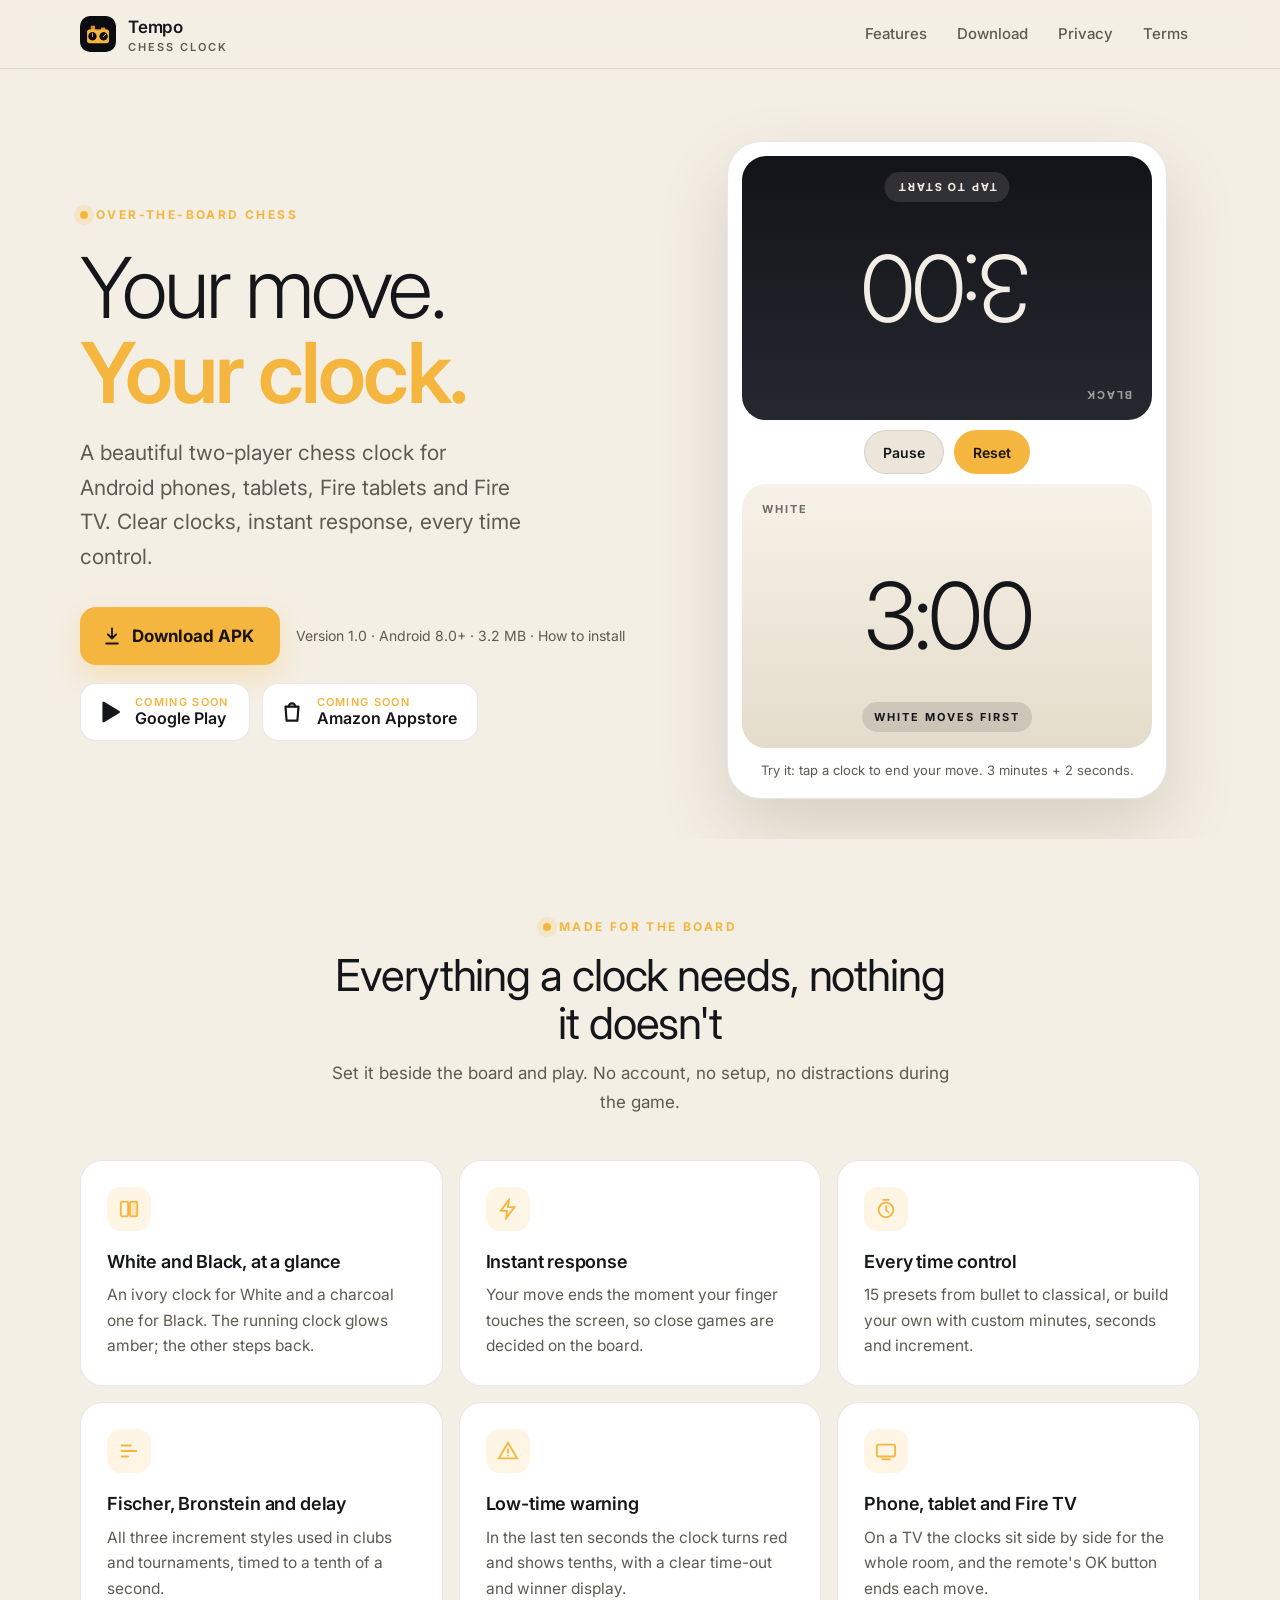
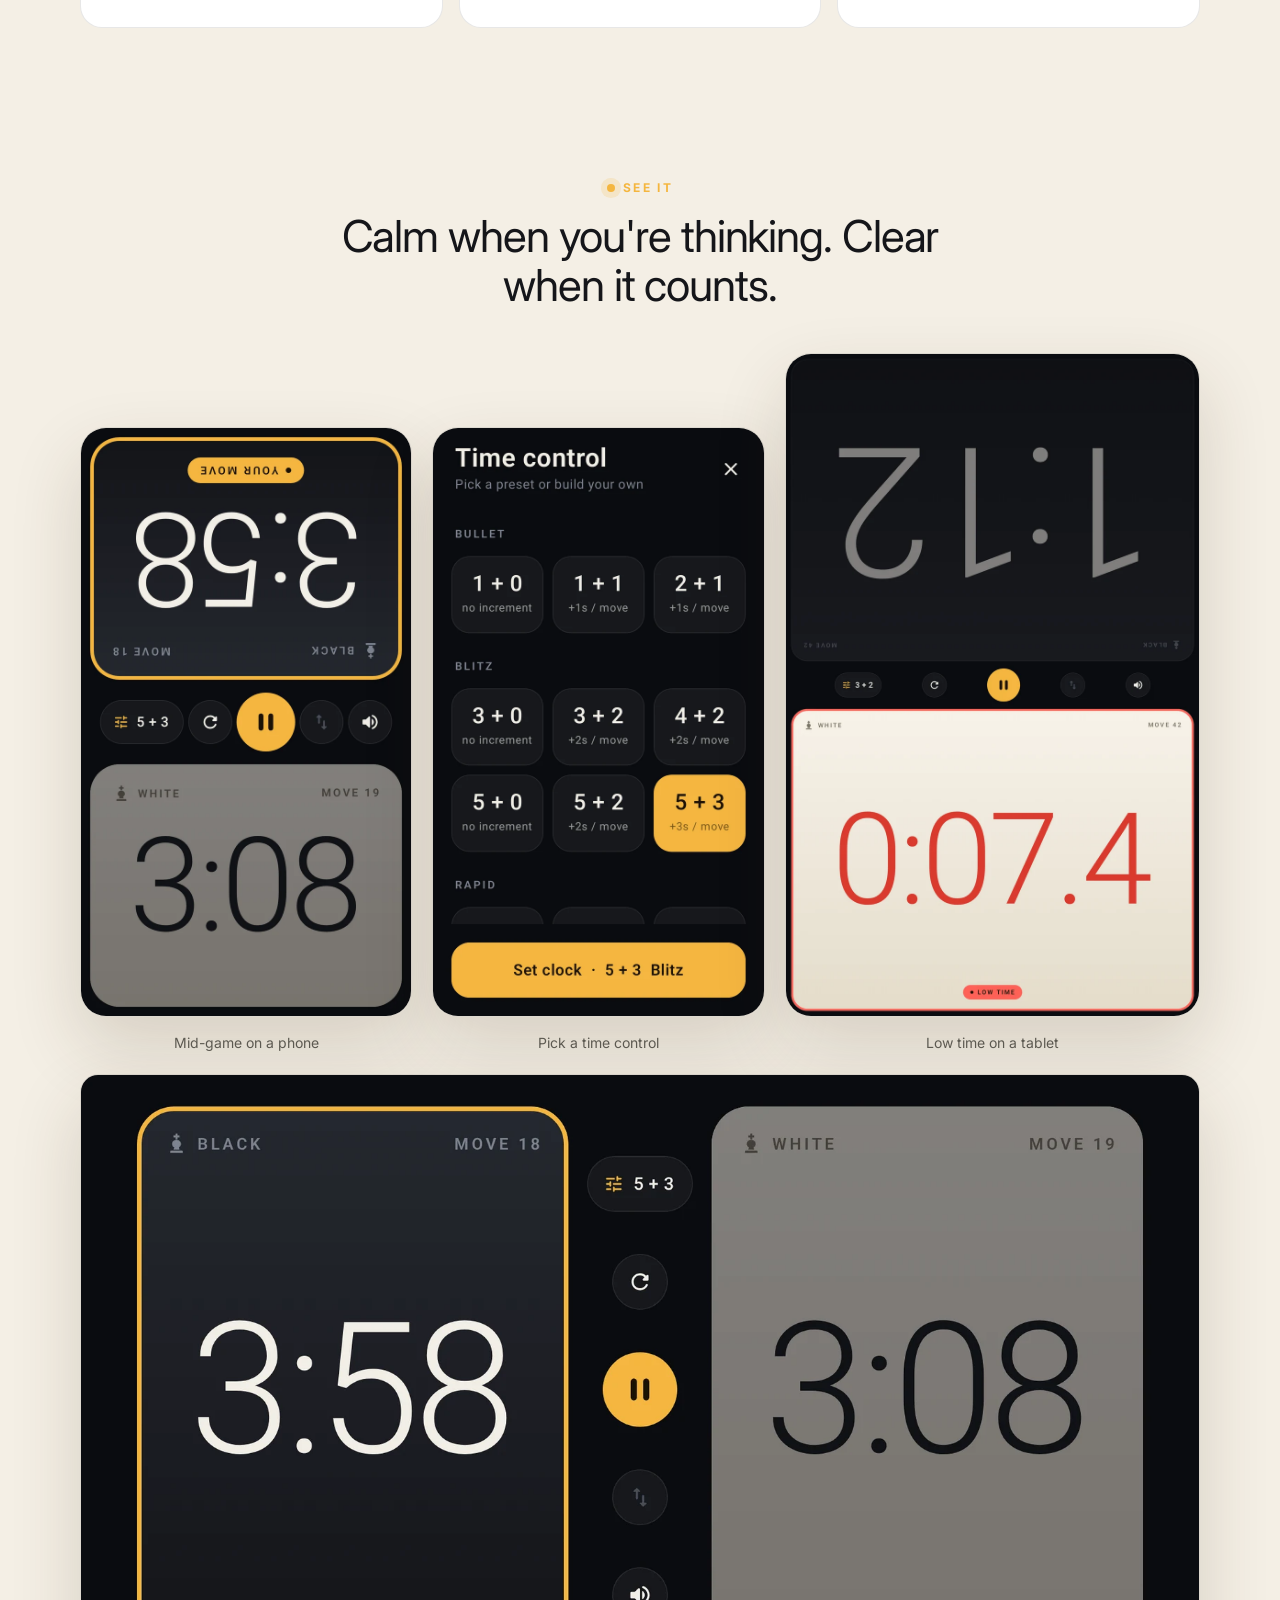
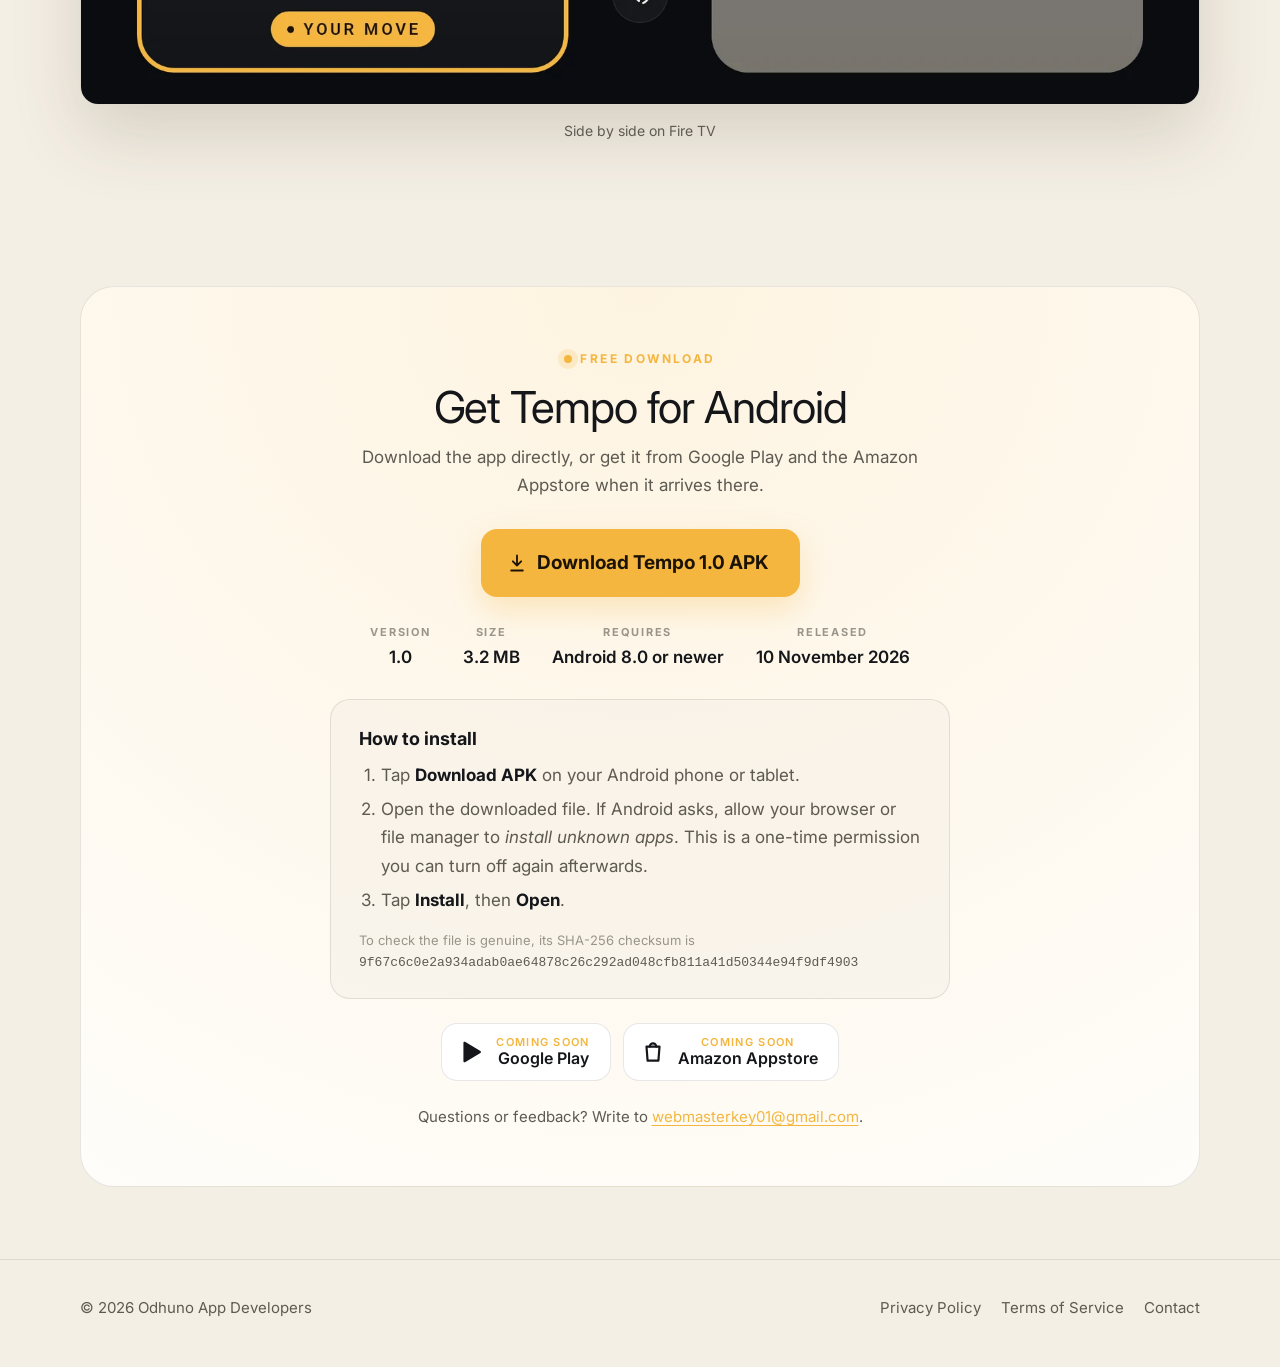
<file: index.html>
<!doctype html>
<html lang="en">
<head>
<meta charset="utf-8">
<meta name="viewport" content="width=device-width, initial-scale=1">
<title>Tempo: Chess Clock</title>
<meta name="description" content="Tempo is a beautiful two-player chess clock for Android, Fire tablets and Fire TV, with Fischer, Bronstein and delay timing. By Odhuno App Developers.">
<meta name="theme-color" content="#0b0c0f">
<meta property="og:title" content="Tempo: Chess Clock">
<meta property="og:description" content="A beautiful two-player chess clock with Fischer, Bronstein and delay timing.">
<meta property="og:image" content="assets/social-card.png">
<meta property="og:type" content="website">
<link rel="icon" type="image/png" href="assets/favicon.png">
<link rel="apple-touch-icon" href="assets/apple-touch-icon.png">
<link rel="preconnect" href="https://fonts.googleapis.com">
<link rel="preconnect" href="https://fonts.gstatic.com" crossorigin>
<link href="https://fonts.googleapis.com/css2?family=Inter:wght@300;400;500;600;700&display=swap" rel="stylesheet">
<link rel="stylesheet" href="assets/style.css">
</head>
<body>

<header class="site-header">
  <div class="wrap">
    <a class="brand" href="./">
      <img src="assets/icon-512.png" alt="" width="36" height="36">
      <span>Tempo <small>Chess clock</small></span>
    </a>
    <nav class="site-nav" aria-label="Main">
      <a href="#features">Features</a>
      <a href="#download">Download</a>
      <a href="privacy.html">Privacy</a>
      <a href="terms.html">Terms</a>
    </nav>
  </div>
</header>

<main>
  <section class="hero">
    <div class="wrap">
      <div>
        <span class="eyebrow">Over-the-board chess</span>
        <h1>Your move.<br><strong>Your clock.</strong></h1>
        <p class="lede">A beautiful two-player chess clock for Android phones, tablets, Fire tablets and Fire TV. Clear clocks, instant response, every time control.</p>
        <div class="download-row">
          <a class="download-btn" href="https://github.com/markogola/tempo-chess-clock/releases/latest/download/tempo-chess-clock.apk">
            <svg viewBox="0 0 24 24" fill="none" stroke="currentColor" stroke-width="2.2" stroke-linecap="round" stroke-linejoin="round" aria-hidden="true"><path d="M12 3v12M7 10l5 5 5-5M5 21h14"/></svg>
            Download APK
          </a>
          <a class="download-meta" href="#download">Version 1.0 · Android 8.0+ · 3.2 MB · How to install</a>
        </div>
        <div class="stores">
          <span class="store" aria-label="Google Play, coming soon">
            <svg viewBox="0 0 24 24" fill="currentColor" aria-hidden="true"><path d="M5 3.5v17a1 1 0 0 0 1.5.86l14.2-8.5a1 1 0 0 0 0-1.72L6.5 2.64A1 1 0 0 0 5 3.5z"/></svg>
            <span><small>Coming soon</small>Google Play</span>
          </span>
          <span class="store" aria-label="Amazon Appstore, coming soon">
            <svg viewBox="0 0 24 24" fill="none" stroke="currentColor" stroke-width="2" stroke-linecap="round" stroke-linejoin="round" aria-hidden="true"><path d="M6 7h12l-1 13H7L6 7z"/><path d="M9 7a3 3 0 0 1 6 0"/></svg>
            <span><small>Coming soon</small>Amazon Appstore</span>
          </span>
        </div>
      </div>

      <div class="demo" aria-label="Try it: a working chess clock">
        <div class="demo-clock">
          <button class="face black" id="black" type="button" aria-label="Black's clock">
            <span class="side">BLACK</span><span class="time">3:00</span><span class="tag">Tap to start</span>
          </button>
          <div class="demo-bar">
            <button type="button" id="pause">Pause</button>
            <button type="button" id="reset" class="primary">Reset</button>
          </div>
          <button class="face white" id="white" type="button" aria-label="White's clock">
            <span class="side">WHITE</span><span class="time">3:00</span><span class="tag">White moves first</span>
          </button>
        </div>
        <p class="demo-hint">Try it: tap a clock to end your move. 3 minutes + 2 seconds.</p>
      </div>
    </div>
  </section>

  <section id="features">
    <div class="wrap">
      <div class="section-title">
        <span class="eyebrow">Made for the board</span>
        <h2>Everything a clock needs, nothing it doesn't</h2>
        <p>Set it beside the board and play. No account, no setup, no distractions during the game.</p>
      </div>
      <div class="features">
        <article class="feature">
          <div class="icon"><svg viewBox="0 0 24 24" fill="none" stroke="currentColor" stroke-width="2" stroke-linecap="round"><rect x="3" y="4" width="8" height="16" rx="2"/><rect x="13" y="4" width="8" height="16" rx="2" fill="currentColor" fill-opacity=".25"/></svg></div>
          <h3>White and Black, at a glance</h3>
          <p>An ivory clock for White and a charcoal one for Black. The running clock glows amber; the other steps back.</p>
        </article>
        <article class="feature">
          <div class="icon"><svg viewBox="0 0 24 24" fill="none" stroke="currentColor" stroke-width="2" stroke-linecap="round"><path d="M13 2 4 14h7l-1 8 9-12h-7l1-8z"/></svg></div>
          <h3>Instant response</h3>
          <p>Your move ends the moment your finger touches the screen, so close games are decided on the board.</p>
        </article>
        <article class="feature">
          <div class="icon"><svg viewBox="0 0 24 24" fill="none" stroke="currentColor" stroke-width="2" stroke-linecap="round"><circle cx="12" cy="13" r="8"/><path d="M12 9v4l2.5 2.5M9 2h6"/></svg></div>
          <h3>Every time control</h3>
          <p>15 presets from bullet to classical, or build your own with custom minutes, seconds and increment.</p>
        </article>
        <article class="feature">
          <div class="icon"><svg viewBox="0 0 24 24" fill="none" stroke="currentColor" stroke-width="2" stroke-linecap="round"><path d="M4 12h16M4 6h10M4 18h7"/></svg></div>
          <h3>Fischer, Bronstein and delay</h3>
          <p>All three increment styles used in clubs and tournaments, timed to a tenth of a second.</p>
        </article>
        <article class="feature">
          <div class="icon"><svg viewBox="0 0 24 24" fill="none" stroke="currentColor" stroke-width="2" stroke-linecap="round"><path d="M12 3 2 20h20L12 3z"/><path d="M12 10v4M12 17h.01"/></svg></div>
          <h3>Low-time warning</h3>
          <p>In the last ten seconds the clock turns red and shows tenths, with a clear time-out and winner display.</p>
        </article>
        <article class="feature">
          <div class="icon"><svg viewBox="0 0 24 24" fill="none" stroke="currentColor" stroke-width="2" stroke-linecap="round"><rect x="2" y="5" width="20" height="13" rx="2"/><path d="M8 21h8"/></svg></div>
          <h3>Phone, tablet and Fire TV</h3>
          <p>On a TV the clocks sit side by side for the whole room, and the remote's OK button ends each move.</p>
        </article>
      </div>
    </div>
  </section>

  <section id="screens">
    <div class="wrap">
      <div class="section-title">
        <span class="eyebrow">See it</span>
        <h2>Calm when you're thinking. Clear when it counts.</h2>
      </div>
      <div class="screens">
        <figure>
          <img src="assets/phone-game.webp" alt="Tempo on a phone during a game: Black's clock is running with an amber outline, White's clock is dimmed." width="720" height="1280" loading="lazy">
          <figcaption>Mid-game on a phone</figcaption>
        </figure>
        <figure>
          <img src="assets/phone-time-controls.webp" alt="The time control screen with presets grouped into bullet, blitz, rapid and classical." width="720" height="1280" loading="lazy">
          <figcaption>Pick a time control</figcaption>
        </figure>
        <figure class="tablet">
          <img src="assets/tablet-low-time.webp" alt="Tempo on a tablet: White's clock shows 0:07.4 in red with a Low time label." width="900" height="1440" loading="lazy">
          <figcaption>Low time on a tablet</figcaption>
        </figure>
        <figure class="tv">
          <img src="assets/tv-game.webp" alt="Tempo on Fire TV: two clocks side by side with the controls between them." width="1600" height="900" loading="lazy">
          <figcaption>Side by side on Fire TV</figcaption>
        </figure>
      </div>
    </div>
  </section>

  <section id="download">
    <div class="wrap">
      <div class="cta">
        <span class="eyebrow">Free download</span>
        <h2>Get Tempo for Android</h2>
        <p class="cta-lede">Download the app directly, or get it from Google Play and the Amazon Appstore when it arrives there.</p>
        <a class="download-btn large" href="https://github.com/markogola/tempo-chess-clock/releases/latest/download/tempo-chess-clock.apk">
          <svg viewBox="0 0 24 24" fill="none" stroke="currentColor" stroke-width="2.2" stroke-linecap="round" stroke-linejoin="round" aria-hidden="true"><path d="M12 3v12M7 10l5 5 5-5M5 21h14"/></svg>
          Download Tempo 1.0 APK
        </a>
        <dl class="file-facts">
          <div><dt>Version</dt><dd>1.0</dd></div>
          <div><dt>Size</dt><dd>3.2 MB</dd></div>
          <div><dt>Requires</dt><dd>Android 8.0 or newer</dd></div>
          <div><dt>Released</dt><dd>10 November 2026</dd></div>
        </dl>

        <div class="install">
          <h3>How to install</h3>
          <ol>
            <li>Tap <strong>Download APK</strong> on your Android phone or tablet.</li>
            <li>Open the downloaded file. If Android asks, allow your browser or file manager to
              <em>install unknown apps</em>. This is a one-time permission you can turn off again afterwards.</li>
            <li>Tap <strong>Install</strong>, then <strong>Open</strong>.</li>
          </ol>
          <p class="checksum">To check the file is genuine, its SHA-256 checksum is
            <code>9f67c6c0e2a934adab0ae64878c26c292ad048cfb811a41d50344e94f9df4903</code></p>
        </div>

        <div class="stores">
          <span class="store" aria-label="Google Play, coming soon">
            <svg viewBox="0 0 24 24" fill="currentColor" aria-hidden="true"><path d="M5 3.5v17a1 1 0 0 0 1.5.86l14.2-8.5a1 1 0 0 0 0-1.72L6.5 2.64A1 1 0 0 0 5 3.5z"/></svg>
            <span><small>Coming soon</small>Google Play</span>
          </span>
          <span class="store" aria-label="Amazon Appstore, coming soon">
            <svg viewBox="0 0 24 24" fill="none" stroke="currentColor" stroke-width="2" stroke-linecap="round" stroke-linejoin="round" aria-hidden="true"><path d="M6 7h12l-1 13H7L6 7z"/><path d="M9 7a3 3 0 0 1 6 0"/></svg>
            <span><small>Coming soon</small>Amazon Appstore</span>
          </span>
        </div>
        <p class="cta-foot">Questions or feedback? Write to <a href="mailto:webmasterkey01@gmail.com">webmasterkey01@gmail.com</a>.</p>
      </div>
    </div>
  </section>
</main>

<footer class="site-footer">
  <div class="wrap">
    <span>© 2026 Odhuno App Developers</span>
    <nav aria-label="Footer">
      <a href="privacy.html">Privacy Policy</a>
      <a href="terms.html">Terms of Service</a>
      <a href="mailto:webmasterkey01@gmail.com">Contact</a>
    </nav>
  </div>
</footer>

<script>
  // A small working chess clock: 3 minutes + 2 seconds Fischer, the same rules as the app.
  (function () {
    var BASE = 180000, INC = 2000, LOW = 10000;
    var faces = { black: document.getElementById("black"), white: document.getElementById("white") };
    var pauseBtn = document.getElementById("pause");
    var state;

    function reset() {
      state = { left: { black: BASE, white: BASE }, active: null, phase: "ready", since: 0, flagged: null };
      render();
    }

    function now() { return performance.now(); }

    function remaining(side) {
      var ms = state.left[side];
      if (state.phase === "running" && state.active === side) ms -= now() - state.since;
      return Math.max(0, ms);
    }

    function format(ms) {
      var tenths = Math.ceil(ms / 100);
      if (tenths < 100) return "0:0" + Math.floor(tenths / 10) + "." + (tenths % 10);
      var s = Math.ceil(ms / 1000);
      return Math.floor(s / 60) + ":" + String(s % 60).padStart(2, "0");
    }

    function press(side) {
      if (state.phase === "ready") {
        state.active = "white"; state.phase = "running"; state.since = now();
      } else if (state.phase === "running" && state.active === side) {
        state.left[side] = remaining(side) + INC;
        state.active = side === "white" ? "black" : "white";
        state.since = now();
      }
      render();
    }

    function togglePause() {
      if (state.phase === "running") {
        state.left[state.active] = remaining(state.active); state.phase = "paused";
      } else if (state.phase === "paused") {
        state.phase = "running"; state.since = now();
      }
      render();
    }

    function render() {
      ["black", "white"].forEach(function (side) {
        var el = faces[side], ms = remaining(side), isActive = state.active === side;
        if (state.phase === "running" && isActive && ms <= 0) {
          state.left[side] = 0; state.phase = "flagged"; state.flagged = side;
        }
        el.querySelector(".time").textContent = format(state.left[side] === 0 ? 0 : ms);
        el.classList.toggle("active", state.phase === "running" && isActive && ms >= LOW);
        el.classList.toggle("low", state.phase === "running" && isActive && ms < LOW);
        el.classList.toggle("waiting", state.phase === "running" && !isActive);
        el.classList.toggle("out", state.flagged === side);
        var tag = "";
        if (state.phase === "ready") tag = side === "white" ? "White moves first" : "Tap to start";
        else if (state.phase === "paused" && isActive) tag = "Paused";
        else if (state.phase === "flagged") tag = state.flagged === side ? "Time out" : "Wins on time";
        else if (isActive) tag = ms < LOW ? "Low time" : "Your move";
        var tagEl = el.querySelector(".tag");
        tagEl.textContent = tag;
        tagEl.style.visibility = tag ? "visible" : "hidden";
      });
      pauseBtn.textContent = state.phase === "paused" ? "Resume" : "Pause";
      pauseBtn.disabled = !(state.phase === "running" || state.phase === "paused");
    }

    function loop() {
      if (state.phase === "running") render();
      requestAnimationFrame(loop);
    }

    // Respond on press, not release, like the app.
    ["black", "white"].forEach(function (side) {
      faces[side].addEventListener("pointerdown", function (e) { e.preventDefault(); press(side); });
      faces[side].addEventListener("keydown", function (e) {
        if (e.key === "Enter" || e.key === " ") { e.preventDefault(); press(side); }
      });
    });
    pauseBtn.addEventListener("click", togglePause);
    document.getElementById("reset").addEventListener("click", reset);

    reset();
    requestAnimationFrame(loop);
  })();
</script>
</body>
</html>
</file>
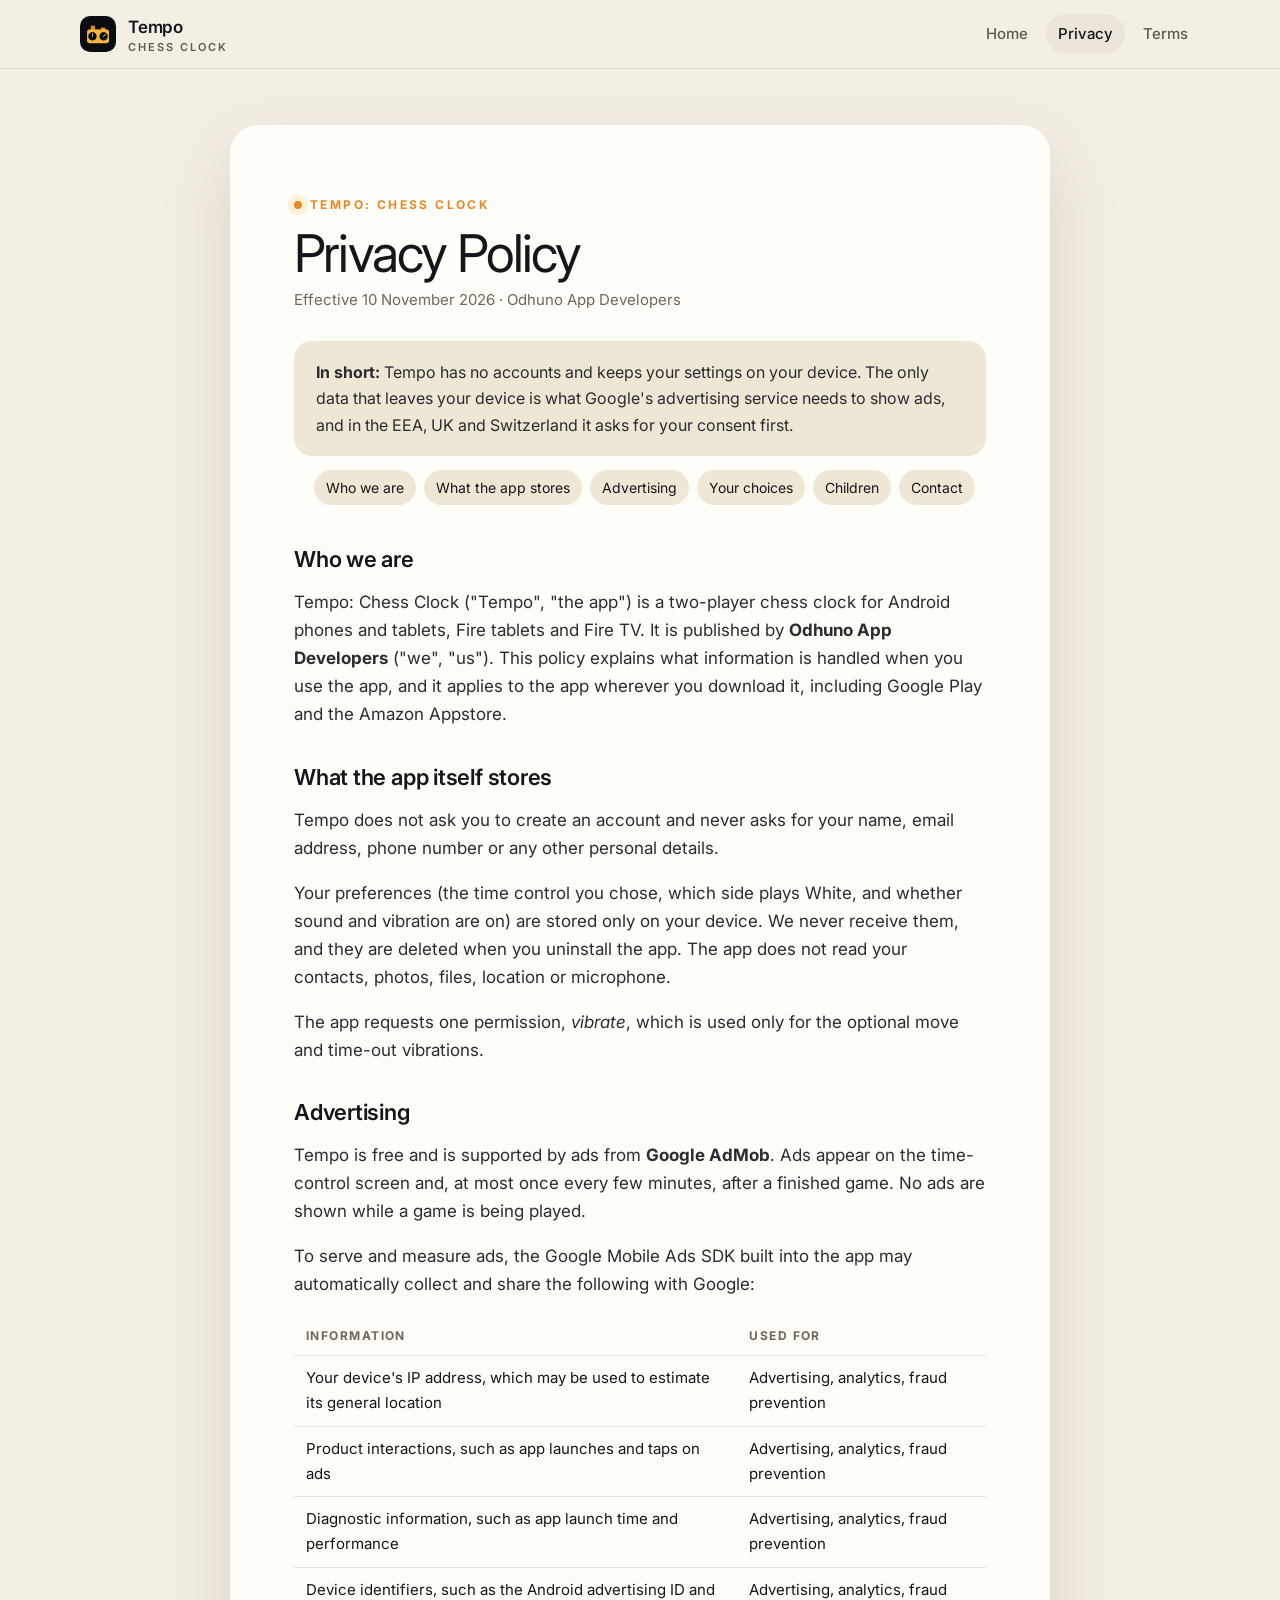
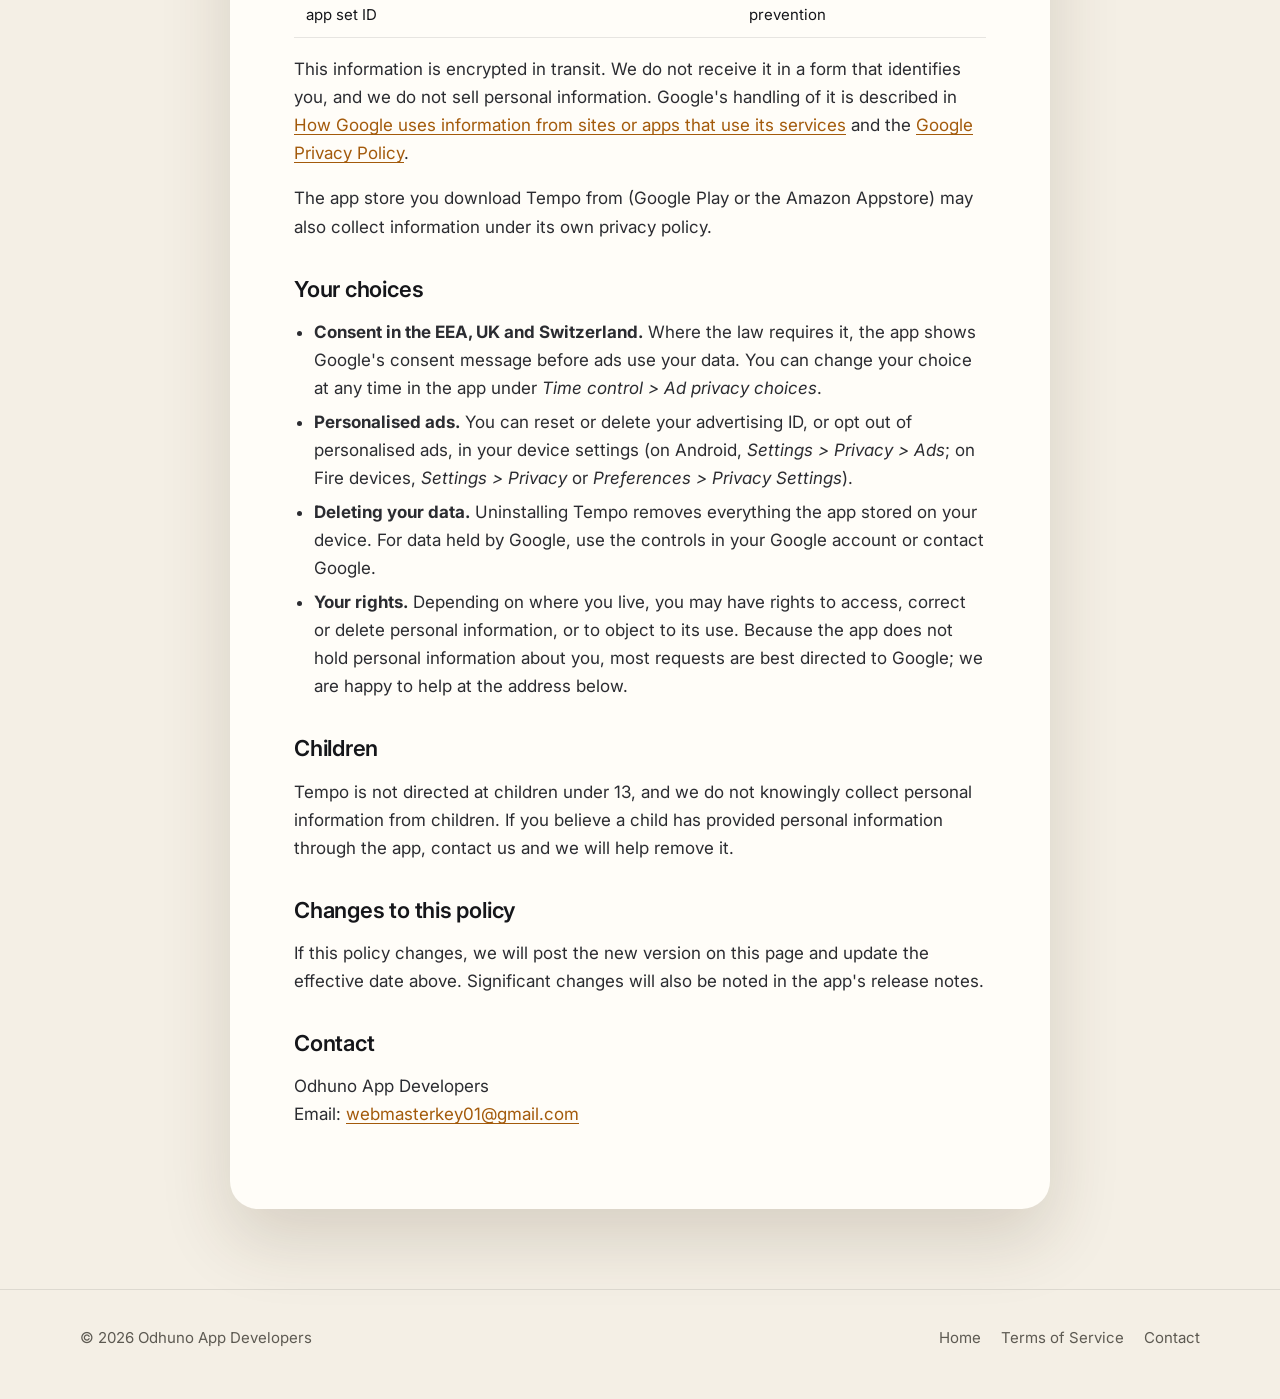
<file: privacy.html>
<!doctype html>
<html lang="en">
<head>
<meta charset="utf-8">
<meta name="viewport" content="width=device-width, initial-scale=1">
<title>Tempo Privacy Policy</title>
<meta name="description" content="How Tempo: Chess Clock by Odhuno App Developers handles your information, including advertising by Google AdMob.">
<meta name="theme-color" content="#0b0c0f">
<link rel="icon" type="image/png" href="assets/favicon.png">
<link rel="apple-touch-icon" href="assets/apple-touch-icon.png">
<link rel="preconnect" href="https://fonts.googleapis.com">
<link rel="preconnect" href="https://fonts.gstatic.com" crossorigin>
<link href="https://fonts.googleapis.com/css2?family=Inter:wght@300;400;500;600;700&display=swap" rel="stylesheet">
<link rel="stylesheet" href="assets/style.css">
</head>
<body>

<header class="site-header">
  <div class="wrap">
    <a class="brand" href="./">
      <img src="assets/icon-512.png" alt="" width="36" height="36">
      <span>Tempo <small>Chess clock</small></span>
    </a>
    <nav class="site-nav" aria-label="Main">
      <a href="./">Home</a>
      <a href="privacy.html" aria-current="page">Privacy</a>
      <a href="terms.html">Terms</a>
    </nav>
  </div>
</header>

<main class="legal">
  <article class="paper">
    <span class="eyebrow">Tempo: Chess Clock</span>
    <h1>Privacy Policy</h1>
    <p class="meta">Effective 10 November 2026 · Odhuno App Developers</p>

    <p class="summary"><strong>In short:</strong> Tempo has no accounts and keeps your settings on your
    device. The only data that leaves your device is what Google's advertising service needs to show
    ads, and in the EEA, UK and Switzerland it asks for your consent first.</p>

    <ul class="toc" aria-label="On this page">
      <li><a href="#who">Who we are</a></li>
      <li><a href="#app">What the app stores</a></li>
      <li><a href="#ads">Advertising</a></li>
      <li><a href="#choices">Your choices</a></li>
      <li><a href="#children">Children</a></li>
      <li><a href="#contact">Contact</a></li>
    </ul>

    <h2 id="who">Who we are</h2>
    <p>Tempo: Chess Clock ("Tempo", "the app") is a two-player chess clock for Android phones and
    tablets, Fire tablets and Fire TV. It is published by <strong>Odhuno App Developers</strong>
    ("we", "us"). This policy explains what information is handled when you use the app, and it
    applies to the app wherever you download it, including Google Play and the Amazon Appstore.</p>

    <h2 id="app">What the app itself stores</h2>
    <p>Tempo does not ask you to create an account and never asks for your name, email address,
    phone number or any other personal details.</p>
    <p>Your preferences (the time control you chose, which side plays White, and whether sound and
    vibration are on) are stored only on your device. We never receive them, and they are deleted
    when you uninstall the app. The app does not read your contacts, photos, files, location or
    microphone.</p>
    <p>The app requests one permission, <em>vibrate</em>, which is used only for the optional move and
    time-out vibrations.</p>

    <h2 id="ads">Advertising</h2>
    <p>Tempo is free and is supported by ads from <strong>Google AdMob</strong>. Ads appear on the
    time-control screen and, at most once every few minutes, after a finished game. No ads are shown
    while a game is being played.</p>
    <p>To serve and measure ads, the Google Mobile Ads SDK built into the app may automatically
    collect and share the following with Google:</p>
    <table>
      <thead><tr><th>Information</th><th>Used for</th></tr></thead>
      <tbody>
        <tr><td>Your device's IP address, which may be used to estimate its general location</td><td>Advertising, analytics, fraud prevention</td></tr>
        <tr><td>Product interactions, such as app launches and taps on ads</td><td>Advertising, analytics, fraud prevention</td></tr>
        <tr><td>Diagnostic information, such as app launch time and performance</td><td>Advertising, analytics, fraud prevention</td></tr>
        <tr><td>Device identifiers, such as the Android advertising ID and app set ID</td><td>Advertising, analytics, fraud prevention</td></tr>
      </tbody>
    </table>
    <p>This information is encrypted in transit. We do not receive it in a form that identifies you,
    and we do not sell personal information. Google's handling of it is described in
    <a href="https://policies.google.com/technologies/partner-sites">How Google uses information from sites or apps that use its services</a>
    and the <a href="https://policies.google.com/privacy">Google Privacy Policy</a>.</p>
    <p>The app store you download Tempo from (Google Play or the Amazon Appstore) may also collect
    information under its own privacy policy.</p>

    <h2 id="choices">Your choices</h2>
    <ul>
      <li><strong>Consent in the EEA, UK and Switzerland.</strong> Where the law requires it, the app
      shows Google's consent message before ads use your data. You can change your choice at any time
      in the app under <em>Time control &gt; Ad privacy choices</em>.</li>
      <li><strong>Personalised ads.</strong> You can reset or delete your advertising ID, or opt out
      of personalised ads, in your device settings (on Android, <em>Settings &gt; Privacy &gt; Ads</em>;
      on Fire devices, <em>Settings &gt; Privacy</em> or <em>Preferences &gt; Privacy Settings</em>).</li>
      <li><strong>Deleting your data.</strong> Uninstalling Tempo removes everything the app stored on
      your device. For data held by Google, use the controls in your Google account or contact Google.</li>
      <li><strong>Your rights.</strong> Depending on where you live, you may have rights to access,
      correct or delete personal information, or to object to its use. Because the app does not hold
      personal information about you, most requests are best directed to Google; we are happy to help
      at the address below.</li>
    </ul>

    <h2 id="children">Children</h2>
    <p>Tempo is not directed at children under 13, and we do not knowingly collect personal
    information from children. If you believe a child has provided personal information through the
    app, contact us and we will help remove it.</p>

    <h2>Changes to this policy</h2>
    <p>If this policy changes, we will post the new version on this page and update the effective
    date above. Significant changes will also be noted in the app's release notes.</p>

    <h2 id="contact">Contact</h2>
    <p>Odhuno App Developers<br>
    Email: <a href="mailto:webmasterkey01@gmail.com">webmasterkey01@gmail.com</a></p>
  </article>
</main>

<footer class="site-footer">
  <div class="wrap">
    <span>© 2026 Odhuno App Developers</span>
    <nav aria-label="Footer">
      <a href="./">Home</a>
      <a href="terms.html">Terms of Service</a>
      <a href="mailto:webmasterkey01@gmail.com">Contact</a>
    </nav>
  </div>
</footer>
</body>
</html>
</file>
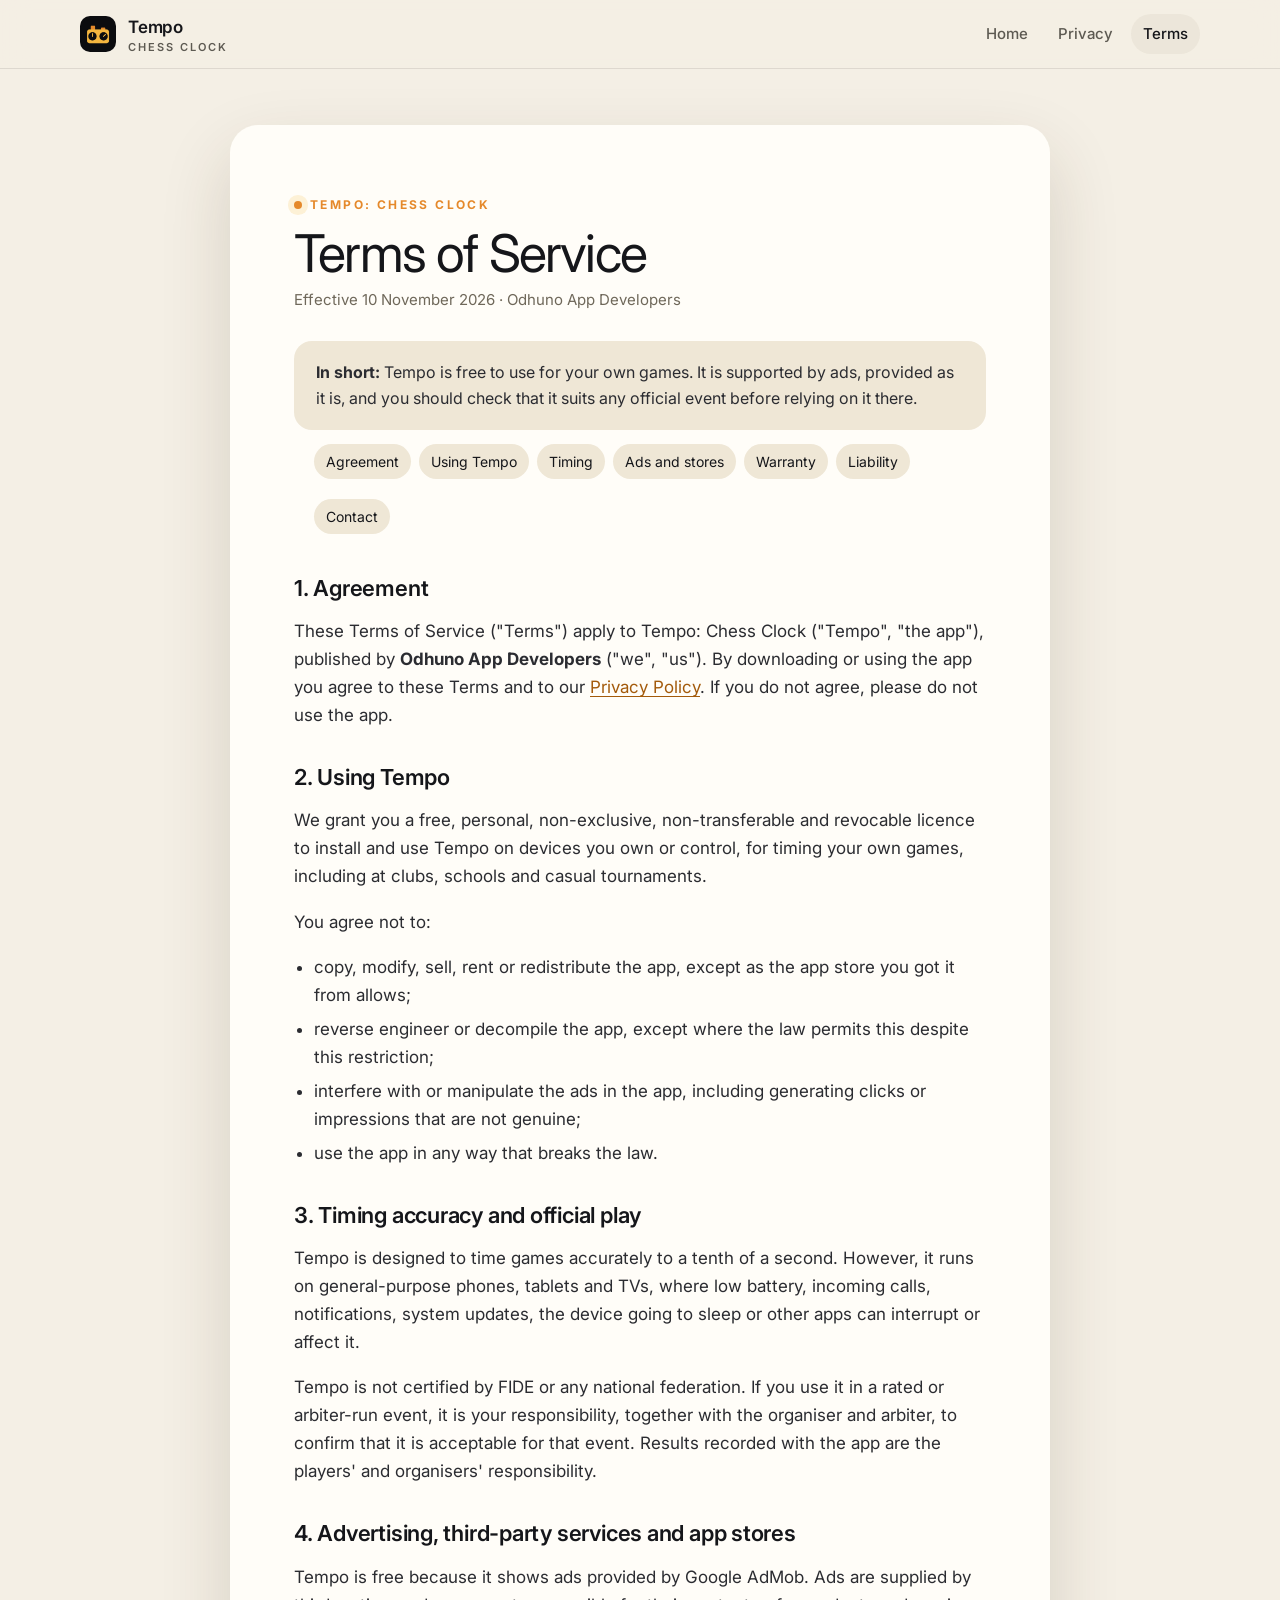
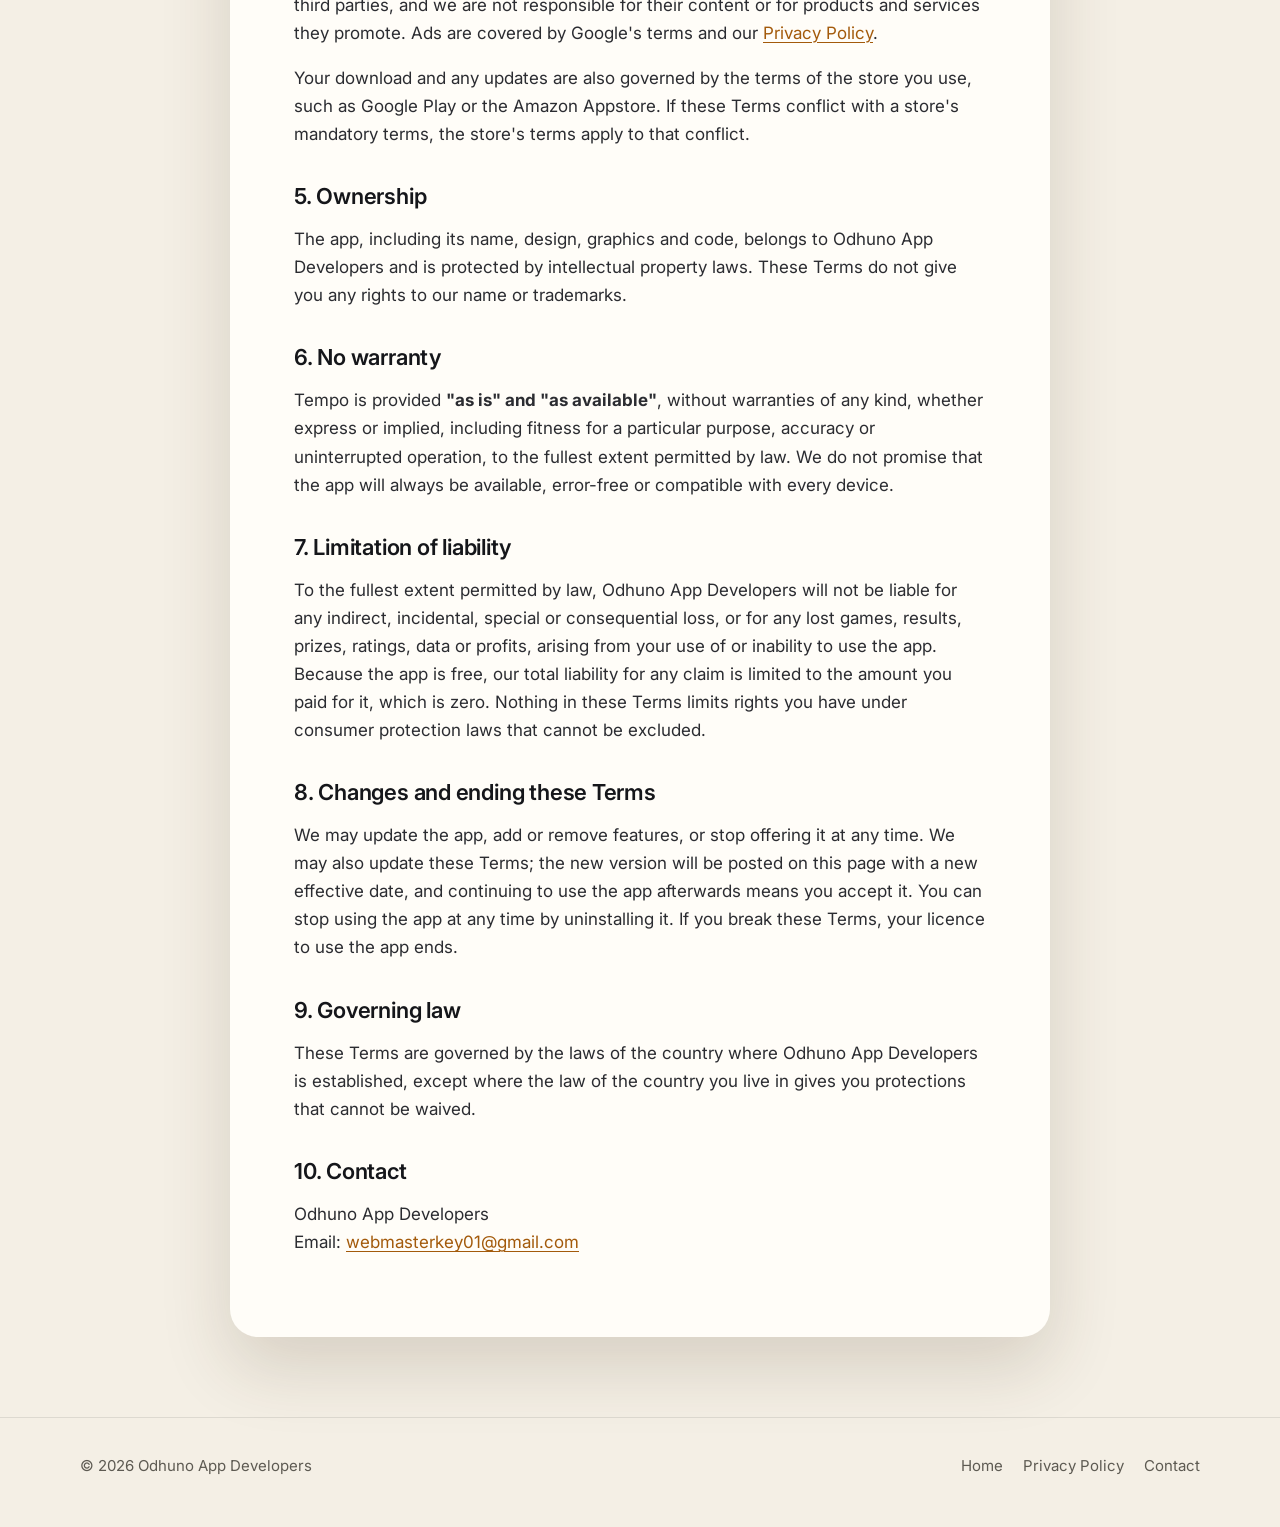
<file: terms.html>
<!doctype html>
<html lang="en">
<head>
<meta charset="utf-8">
<meta name="viewport" content="width=device-width, initial-scale=1">
<title>Tempo Terms of Service</title>
<meta name="description" content="Terms of Service for Tempo: Chess Clock by Odhuno App Developers.">
<meta name="theme-color" content="#0b0c0f">
<link rel="icon" type="image/png" href="assets/favicon.png">
<link rel="apple-touch-icon" href="assets/apple-touch-icon.png">
<link rel="preconnect" href="https://fonts.googleapis.com">
<link rel="preconnect" href="https://fonts.gstatic.com" crossorigin>
<link href="https://fonts.googleapis.com/css2?family=Inter:wght@300;400;500;600;700&display=swap" rel="stylesheet">
<link rel="stylesheet" href="assets/style.css">
</head>
<body>

<header class="site-header">
  <div class="wrap">
    <a class="brand" href="./">
      <img src="assets/icon-512.png" alt="" width="36" height="36">
      <span>Tempo <small>Chess clock</small></span>
    </a>
    <nav class="site-nav" aria-label="Main">
      <a href="./">Home</a>
      <a href="privacy.html">Privacy</a>
      <a href="terms.html" aria-current="page">Terms</a>
    </nav>
  </div>
</header>

<main class="legal">
  <article class="paper">
    <span class="eyebrow">Tempo: Chess Clock</span>
    <h1>Terms of Service</h1>
    <p class="meta">Effective 10 November 2026 · Odhuno App Developers</p>

    <p class="summary"><strong>In short:</strong> Tempo is free to use for your own games. It is
    supported by ads, provided as it is, and you should check that it suits any official event before
    relying on it there.</p>

    <ul class="toc" aria-label="On this page">
      <li><a href="#agreement">Agreement</a></li>
      <li><a href="#licence">Using Tempo</a></li>
      <li><a href="#accuracy">Timing</a></li>
      <li><a href="#ads">Ads and stores</a></li>
      <li><a href="#warranty">Warranty</a></li>
      <li><a href="#liability">Liability</a></li>
      <li><a href="#contact">Contact</a></li>
    </ul>

    <h2 id="agreement">1. Agreement</h2>
    <p>These Terms of Service ("Terms") apply to Tempo: Chess Clock ("Tempo", "the app"), published by
    <strong>Odhuno App Developers</strong> ("we", "us"). By downloading or using the app you agree to
    these Terms and to our <a href="privacy.html">Privacy Policy</a>. If you do not agree, please do
    not use the app.</p>

    <h2 id="licence">2. Using Tempo</h2>
    <p>We grant you a free, personal, non-exclusive, non-transferable and revocable licence to install
    and use Tempo on devices you own or control, for timing your own games, including at clubs, schools
    and casual tournaments.</p>
    <p>You agree not to:</p>
    <ul>
      <li>copy, modify, sell, rent or redistribute the app, except as the app store you got it from
      allows;</li>
      <li>reverse engineer or decompile the app, except where the law permits this despite this
      restriction;</li>
      <li>interfere with or manipulate the ads in the app, including generating clicks or impressions
      that are not genuine;</li>
      <li>use the app in any way that breaks the law.</li>
    </ul>

    <h2 id="accuracy">3. Timing accuracy and official play</h2>
    <p>Tempo is designed to time games accurately to a tenth of a second. However, it runs on
    general-purpose phones, tablets and TVs, where low battery, incoming calls, notifications, system
    updates, the device going to sleep or other apps can interrupt or affect it.</p>
    <p>Tempo is not certified by FIDE or any national federation. If you use it in a rated or
    arbiter-run event, it is your responsibility, together with the organiser and arbiter, to confirm
    that it is acceptable for that event. Results recorded with the app are the players' and
    organisers' responsibility.</p>

    <h2 id="ads">4. Advertising, third-party services and app stores</h2>
    <p>Tempo is free because it shows ads provided by Google AdMob. Ads are supplied by third parties,
    and we are not responsible for their content or for products and services they promote. Ads
    are covered by Google's terms and our <a href="privacy.html">Privacy Policy</a>.</p>
    <p>Your download and any updates are also governed by the terms of the store you use, such as
    Google Play or the Amazon Appstore. If these Terms conflict with a store's mandatory terms, the
    store's terms apply to that conflict.</p>

    <h2>5. Ownership</h2>
    <p>The app, including its name, design, graphics and code, belongs to Odhuno App Developers and is
    protected by intellectual property laws. These Terms do not give you any rights to our name or
    trademarks.</p>

    <h2 id="warranty">6. No warranty</h2>
    <p>Tempo is provided <strong>"as is" and "as available"</strong>, without warranties of any kind,
    whether express or implied, including fitness for a particular purpose, accuracy or uninterrupted
    operation, to the fullest extent permitted by law. We do not promise that the app will always be
    available, error-free or compatible with every device.</p>

    <h2 id="liability">7. Limitation of liability</h2>
    <p>To the fullest extent permitted by law, Odhuno App Developers will not be liable for any
    indirect, incidental, special or consequential loss, or for any lost games, results, prizes,
    ratings, data or profits, arising from your use of or inability to use the app. Because the app is
    free, our total liability for any claim is limited to the amount you paid for it, which is zero.
    Nothing in these Terms limits rights you have under consumer protection laws that cannot be
    excluded.</p>

    <h2>8. Changes and ending these Terms</h2>
    <p>We may update the app, add or remove features, or stop offering it at any time. We may also
    update these Terms; the new version will be posted on this page with a new effective date, and
    continuing to use the app afterwards means you accept it. You can stop using the app at any time by
    uninstalling it. If you break these Terms, your licence to use the app ends.</p>

    <h2>9. Governing law</h2>
    <p>These Terms are governed by the laws of the country where Odhuno App Developers is established,
    except where the law of the country you live in gives you protections that cannot be waived.</p>

    <h2 id="contact">10. Contact</h2>
    <p>Odhuno App Developers<br>
    Email: <a href="mailto:webmasterkey01@gmail.com">webmasterkey01@gmail.com</a></p>
  </article>
</main>

<footer class="site-footer">
  <div class="wrap">
    <span>© 2026 Odhuno App Developers</span>
    <nav aria-label="Footer">
      <a href="./">Home</a>
      <a href="privacy.html">Privacy Policy</a>
      <a href="mailto:webmasterkey01@gmail.com">Contact</a>
    </nav>
  </div>
</footer>
</body>
</html>
</file>
<file: assets/style.css>
/* Tempo website: the app's palette (charcoal, ivory, amber), dark by default. */
:root {
  --bg: #0b0c0f;
  --panel: #16181d;
  --raised: #1e2128;
  --line: rgba(255, 255, 255, 0.08);
  --text: #f2eee6;
  --muted: #9aa0ab;
  --faint: #5d626d;
  --amber: #f4b63f;
  --amber-deep: #e5892b;
  --on-amber: #1c1307;
  --ivory: #f7f2e8;
  --ivory-deep: #e4dccb;
  --ink: #15161a;
  --ink-muted: #6f685a;
  --danger: #ff6257;
  --radius: 22px;
  --shadow: 0 30px 80px rgba(0, 0, 0, 0.45);
  color-scheme: dark;
}

@media (prefers-color-scheme: light) {
  :root:not([data-theme="dark"]) {
    --bg: #f4efe5;
    --panel: #ffffff;
    --raised: #ece6da;
    --line: rgba(21, 22, 26, 0.1);
    --text: #15161a;
    --muted: #5d5a52;
    --faint: #9a958a;
    --shadow: 0 30px 70px rgba(60, 45, 20, 0.16);
    color-scheme: light;
  }
  :root:not([data-theme="dark"]) .paper { background: #fffdf8; }
  :root:not([data-theme="dark"]) .demo-bar button:not(.primary) { background: #ece6da; }
}

*, *::before, *::after { box-sizing: border-box; }

html { scroll-behavior: smooth; }

body {
  margin: 0;
  background: var(--bg);
  color: var(--text);
  font-family: "Inter", system-ui, -apple-system, "Segoe UI", Roboto, sans-serif;
  font-size: 17px;
  line-height: 1.65;
  -webkit-font-smoothing: antialiased;
  font-feature-settings: "tnum" 0;
}

img { max-width: 100%; height: auto; display: block; }

a { color: var(--amber); text-decoration-thickness: 1px; text-underline-offset: 3px; }
a:hover { color: var(--amber-deep); }

:focus-visible { outline: 3px solid var(--amber); outline-offset: 3px; border-radius: 8px; }

.wrap { width: min(1120px, 100% - 32px); margin-inline: auto; }

/* ---- Header ---- */
.site-header {
  position: sticky; top: 0; z-index: 10;
  backdrop-filter: saturate(140%) blur(14px);
  -webkit-backdrop-filter: saturate(140%) blur(14px);
  background: color-mix(in srgb, var(--bg) 78%, transparent);
  border-bottom: 1px solid var(--line);
}
.site-header .wrap { display: flex; align-items: center; justify-content: space-between; height: 68px; gap: 16px; }
.brand { display: flex; align-items: center; gap: 12px; color: var(--text); text-decoration: none; font-weight: 600; letter-spacing: -0.01em; }
.brand img { width: 36px; height: 36px; border-radius: 10px; }
.brand span small { display: block; font-size: 11px; font-weight: 600; letter-spacing: 0.18em; color: var(--muted); text-transform: uppercase; line-height: 1.2; }
.site-nav { display: flex; gap: 6px; flex-wrap: wrap; justify-content: flex-end; }
.site-nav a {
  color: var(--muted); text-decoration: none; font-size: 15px; font-weight: 500;
  padding: 8px 12px; border-radius: 999px;
}
.site-nav a:hover, .site-nav a[aria-current="page"] { color: var(--text); background: var(--raised); }

/* ---- Hero ---- */
.hero { padding: 72px 0 40px; overflow: hidden; }
.hero .wrap { display: grid; grid-template-columns: 1.05fr 0.95fr; gap: 56px; align-items: center; }
.eyebrow {
  display: inline-flex; align-items: center; gap: 8px;
  font-size: 12px; font-weight: 700; letter-spacing: 0.2em; text-transform: uppercase;
  color: var(--amber);
}
.eyebrow::before { content: ""; width: 8px; height: 8px; border-radius: 50%; background: var(--amber); box-shadow: 0 0 0 6px color-mix(in srgb, var(--amber) 18%, transparent); }
h1 { font-size: clamp(44px, 7vw, 84px); line-height: 1.02; letter-spacing: -0.035em; font-weight: 300; margin: 18px 0 20px; }
h1 strong { font-weight: 600; color: var(--amber); }
.lede { font-size: clamp(18px, 2vw, 21px); color: var(--muted); max-width: 34ch; margin: 0 0 32px; }

.stores { display: flex; gap: 12px; flex-wrap: wrap; }
.store {
  display: inline-flex; align-items: center; gap: 12px;
  padding: 12px 20px 12px 16px; border-radius: 16px;
  background: var(--panel); border: 1px solid var(--line); color: var(--text); text-decoration: none;
}
.store svg { width: 26px; height: 26px; flex: none; }
.store span { display: flex; flex-direction: column; line-height: 1.2; font-weight: 600; font-size: 16px; }
.store small { font-size: 11px; font-weight: 600; letter-spacing: 0.12em; text-transform: uppercase; color: var(--amber); }

/* ---- The live demo clock ---- */
.demo {
  background: var(--panel); border: 1px solid var(--line); border-radius: 34px;
  padding: 14px; box-shadow: var(--shadow); max-width: 440px; justify-self: center; width: 100%;
}
.demo-clock { display: grid; grid-template-rows: 1fr auto 1fr; gap: 10px; aspect-ratio: 9 / 13; }
.face {
  position: relative; border: 0; border-radius: 24px; cursor: pointer;
  display: flex; align-items: center; justify-content: center;
  font: inherit; font-weight: 300; font-size: clamp(56px, 11vw, 92px); letter-spacing: -0.04em;
  font-variant-numeric: tabular-nums; transition: transform 0.12s ease, filter 0.25s ease, box-shadow 0.25s ease;
  -webkit-tap-highlight-color: transparent;
}
.face:active { transform: scale(0.98); }
/* The clock faces keep the app's colours in both themes. */
.face.black { background: linear-gradient(#25282f, #131419); color: #f2eee6; transform: rotate(180deg); }
.face.black:active { transform: rotate(180deg) scale(0.98); }
.face.white { background: linear-gradient(var(--ivory), var(--ivory-deep)); color: var(--ink); }
.face.waiting { filter: brightness(0.55); }
.face.active { box-shadow: 0 0 0 4px var(--amber); }
.face.low { color: var(--danger); box-shadow: 0 0 0 4px var(--danger); }
.face.white.low { color: #d93a2f; }
.face.out { background: linear-gradient(#ff6257, #c9302a); color: #2a0705; filter: none; }
.face .tag {
  position: absolute; left: 50%; bottom: 16px; transform: translateX(-50%);
  font-size: 11px; font-weight: 700; letter-spacing: 0.18em; text-transform: uppercase;
  padding: 6px 12px; border-radius: 999px; white-space: nowrap;
  background: color-mix(in srgb, currentColor 12%, transparent);
}
.face.active .tag { background: var(--amber); color: var(--on-amber); }
.face.low .tag { background: var(--danger); color: #2a0705; }
.face .side { position: absolute; top: 16px; left: 20px; font-size: 11px; font-weight: 700; letter-spacing: 0.18em; opacity: 0.6; }
.demo-bar { display: flex; justify-content: center; gap: 10px; }
.demo-bar button {
  border: 1px solid var(--line); background: var(--raised); color: var(--text);
  border-radius: 999px; height: 44px; padding: 0 18px; font: inherit; font-size: 14px; font-weight: 600; cursor: pointer;
}
.demo-bar button.primary { background: var(--amber); color: var(--on-amber); border-color: transparent; }
.demo-hint { text-align: center; font-size: 13px; color: var(--muted); margin: 12px 0 2px; }

/* ---- Sections ---- */
section { padding: 72px 0; }
.section-title { text-align: center; max-width: 640px; margin: 0 auto 44px; }
h2 { font-size: clamp(30px, 4vw, 44px); line-height: 1.1; letter-spacing: -0.025em; font-weight: 400; margin: 12px 0 12px; }
.section-title p { color: var(--muted); margin: 0; }

.features { display: grid; grid-template-columns: repeat(3, 1fr); gap: 16px; }
.feature { background: var(--panel); border: 1px solid var(--line); border-radius: var(--radius); padding: 26px; }
.feature .icon {
  width: 44px; height: 44px; border-radius: 14px; display: grid; place-items: center;
  background: color-mix(in srgb, var(--amber) 14%, transparent); color: var(--amber); margin-bottom: 16px;
}
.feature .icon svg { width: 22px; height: 22px; }
.feature h3 { margin: 0 0 6px; font-size: 18px; font-weight: 600; letter-spacing: -0.01em; }
.feature p { margin: 0; color: var(--muted); font-size: 15.5px; }

.screens { display: grid; grid-template-columns: 0.8fr 0.8fr 1fr; gap: 20px; align-items: end; }
.screens figure { margin: 0; }
.screens img { border-radius: 26px; border: 1px solid var(--line); box-shadow: var(--shadow); }
.screens figcaption { text-align: center; color: var(--muted); font-size: 14px; margin-top: 14px; }
.screens .tv { grid-column: 1 / -1; }
.screens .tv img { border-radius: 18px; }

.cta {
  text-align: center; background: radial-gradient(120% 140% at 50% 0%, color-mix(in srgb, var(--amber) 16%, var(--panel)), var(--panel));
  border: 1px solid var(--line); border-radius: 34px; padding: 56px 24px;
}
.cta .stores { justify-content: center; margin-top: 24px; }

/* ---- Download ---- */
.download-row { display: flex; align-items: center; gap: 16px; flex-wrap: wrap; margin-bottom: 18px; }
.download-btn {
  display: inline-flex; align-items: center; gap: 10px;
  background: var(--amber); color: var(--on-amber); text-decoration: none; font-weight: 700;
  font-size: 17px; padding: 15px 26px 15px 22px; border-radius: 16px;
  box-shadow: 0 12px 30px color-mix(in srgb, var(--amber) 28%, transparent);
  transition: transform 0.15s ease, background 0.15s ease;
}
.download-btn:hover { background: #ffc451; color: var(--on-amber); transform: translateY(-1px); }
.download-btn svg { width: 20px; height: 20px; }
.download-btn.large { font-size: 19px; padding: 18px 32px 18px 26px; margin-top: 8px; }
.download-meta { color: var(--muted); font-size: 14px; text-decoration: none; }
.download-meta:hover { color: var(--text); }
.cta-lede { color: var(--muted); margin: 0 auto 22px; max-width: 52ch; }
.cta-foot { color: var(--muted); margin: 24px 0 0; font-size: 15px; }
.file-facts { display: flex; justify-content: center; flex-wrap: wrap; gap: 10px 32px; margin: 26px 0 8px; }
.file-facts div { text-align: center; }
.file-facts dt { font-size: 11px; font-weight: 700; letter-spacing: 0.16em; text-transform: uppercase; color: var(--faint); }
.file-facts dd { margin: 2px 0 0; font-weight: 600; }
.install {
  text-align: left; max-width: 620px; margin: 28px auto 0; padding: 24px 28px;
  background: color-mix(in srgb, var(--bg) 55%, transparent); border: 1px solid var(--line); border-radius: 20px;
}
.install h3 { margin: 0 0 8px; font-size: 18px; }
.install ol { margin: 0; padding-left: 1.3em; color: var(--muted); }
.install li { margin: 6px 0; }
.install strong { color: var(--text); }
.checksum { margin: 16px 0 0; font-size: 13px; color: var(--faint); overflow-wrap: anywhere; }
.checksum code { font-family: ui-monospace, "Cascadia Mono", Consolas, monospace; color: var(--muted); }

/* ---- Legal pages ---- */
.legal { padding: 56px 0 80px; }
.paper {
  width: min(820px, 100% - 32px); margin-inline: auto;
  background: var(--ivory); color: var(--ink); border-radius: 28px; padding: clamp(28px, 6vw, 64px);
  box-shadow: var(--shadow);
}
.paper h1 { font-size: clamp(34px, 6vw, 52px); font-weight: 400; margin: 10px 0 8px; color: var(--ink); }
.paper .eyebrow { color: var(--amber-deep); }
.paper .eyebrow::before { background: var(--amber-deep); }
.paper .meta { color: var(--ink-muted); font-size: 15px; margin: 0 0 28px; }
.paper h2 { font-size: 22px; font-weight: 600; letter-spacing: -0.01em; margin: 36px 0 8px; }
.paper p, .paper li { color: #2b2c31; }
.paper ul { padding-left: 1.2em; }
.paper li { margin: 6px 0; }
.paper a { color: #a35a0b; }
.paper .summary {
  background: #efe7d6; border-radius: 18px; padding: 18px 22px; margin: 0 0 8px; font-size: 16px;
}
.paper table { width: 100%; border-collapse: collapse; font-size: 15px; margin: 12px 0; }
.paper th, .paper td { text-align: left; padding: 10px 12px; border-bottom: 1px solid rgba(21, 22, 26, 0.1); vertical-align: top; }
.paper th { font-size: 12px; letter-spacing: 0.12em; text-transform: uppercase; color: var(--ink-muted); }
.toc { display: flex; flex-wrap: wrap; gap: 8px; margin: 0 0 8px; padding: 0; list-style: none; }
.toc a { display: inline-block; font-size: 14px; text-decoration: none; padding: 6px 12px; border-radius: 999px; background: #efe7d6; color: var(--ink); }
.toc a:hover { background: #e4d8bf; }

/* ---- Footer ---- */
.site-footer { border-top: 1px solid var(--line); padding: 36px 0 48px; color: var(--muted); font-size: 15px; }
.site-footer .wrap { display: flex; flex-wrap: wrap; gap: 16px 32px; justify-content: space-between; align-items: center; }
.site-footer nav { display: flex; gap: 20px; flex-wrap: wrap; }
.site-footer a { color: var(--muted); text-decoration: none; }
.site-footer a:hover { color: var(--text); }

/* ---- Small screens ---- */
@media (max-width: 900px) {
  .hero .wrap { grid-template-columns: 1fr; gap: 40px; text-align: center; }
  .lede { margin-inline: auto; }
  .stores { justify-content: center; }
  .download-row { justify-content: center; }
  .features { grid-template-columns: 1fr 1fr; }
  .screens { grid-template-columns: 1fr 1fr; }
  .screens .tablet { grid-column: 1 / -1; max-width: 460px; justify-self: center; }
}
@media (max-width: 560px) {
  body { font-size: 16px; }
  .site-header .wrap { height: 60px; }
  .brand span small { display: none; }
  .site-nav a { padding: 6px 9px; font-size: 14px; }
  .hero { padding-top: 44px; }
  section { padding: 56px 0; }
  .features { grid-template-columns: 1fr; }
  .screens { grid-template-columns: 1fr; }
  .screens figure { max-width: 340px; justify-self: center; }
  .paper table, .paper thead, .paper tbody, .paper tr, .paper th, .paper td { display: block; }
  .paper thead { display: none; }
  .paper td { border: 0; padding: 4px 0; }
  .paper tr { border-bottom: 1px solid rgba(21, 22, 26, 0.1); padding: 10px 0; }
}

@media (max-width: 480px) {
  .site-nav a[href="#features"] { display: none; }
}
@media (max-width: 380px) {
  .site-nav a[href="#download"] { display: none; }
  .store { max-width: 100%; }
  .store span { font-size: 15px; }
}

@media (prefers-reduced-motion: reduce) {
  html { scroll-behavior: auto; }
  .face { transition: none; }
}
</file>
